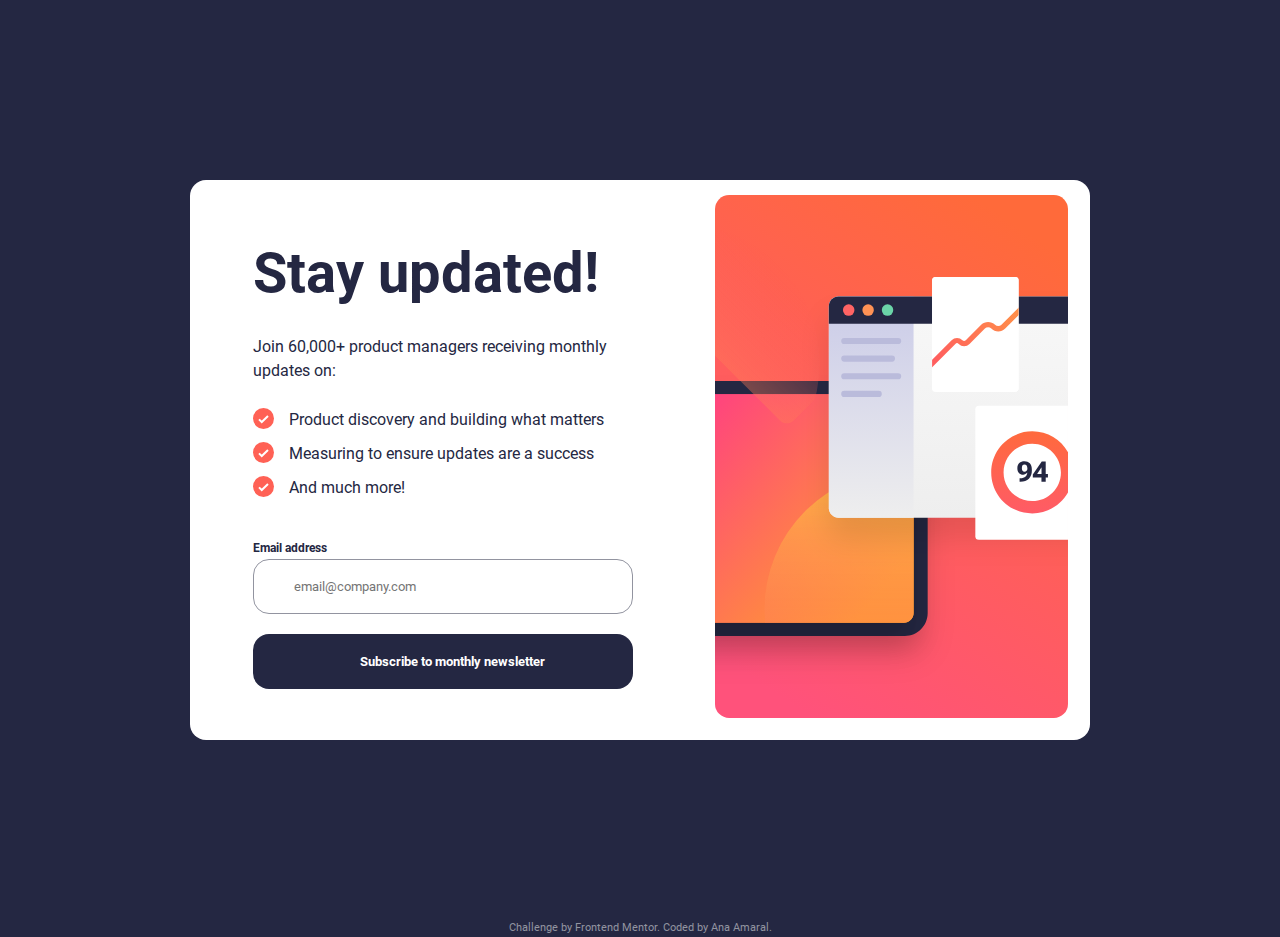
<file: index.html>
<!DOCTYPE html>
<html lang="en">
<head>
  <meta charset="UTF-8">
  <meta name="viewport" content="width=device-width, initial-scale=1.0"> 
  <meta name="author" content="Ana Amaral">
  <link rel="icon" type="image/png" sizes="32x32" href="./assets/images/favicon-32x32.png">
  <title>Frontend Mentor | Newsletter sign-up form with success message</title>

  <link rel="stylesheet" href="css/style.css">
</head>
<body>

  <main class="container">
    <picture>
      <source srcset="assets/images/illustration-sign-up-desktop.svg" media="(min-width:900px)">
      <img class="main-img" src="assets/images/illustration-sign-up-mobile.svg" alt="sign-up mobile">
    </picture>
    <section>
      <h1>Stay updated!</h1>
      <p class="main-text">Join 60,000+ product managers receiving monthly updates on:</p>
      <ul>
        <li>
          <img src="assets/images/icon-list.svg" alt="icon list">
          <p>Product discovery and building what matters</p>
        </li>
        <li>
          <img src="assets/images/icon-list.svg" alt="icon list">
          <p>Measuring to ensure updates are a success</p>
        </li>
        <li>
          <img src="assets/images/icon-list.svg" alt="icon list">
          <p>And much more!</p>
        </li>
      </ul>
      
        <form>
          <label for="email">Email address</label>
          <p class="alert">Valid email required</p>
          <input type="email" name="email" id="email" placeholder="email@company.com">
          <input class="submit" type="submit" value="Subscribe to monthly newsletter">
        </form>
    </section>
  </main>
  
  <div class="attribution">
    Challenge by <a href="https://www.frontendmentor.io?ref=challenge" target="_blank">Frontend Mentor</a>. 
    Coded by <a href="#">Ana Amaral</a>.
  </div>

  <script src="js/script.js"></script>
</body>
</html>
</file>
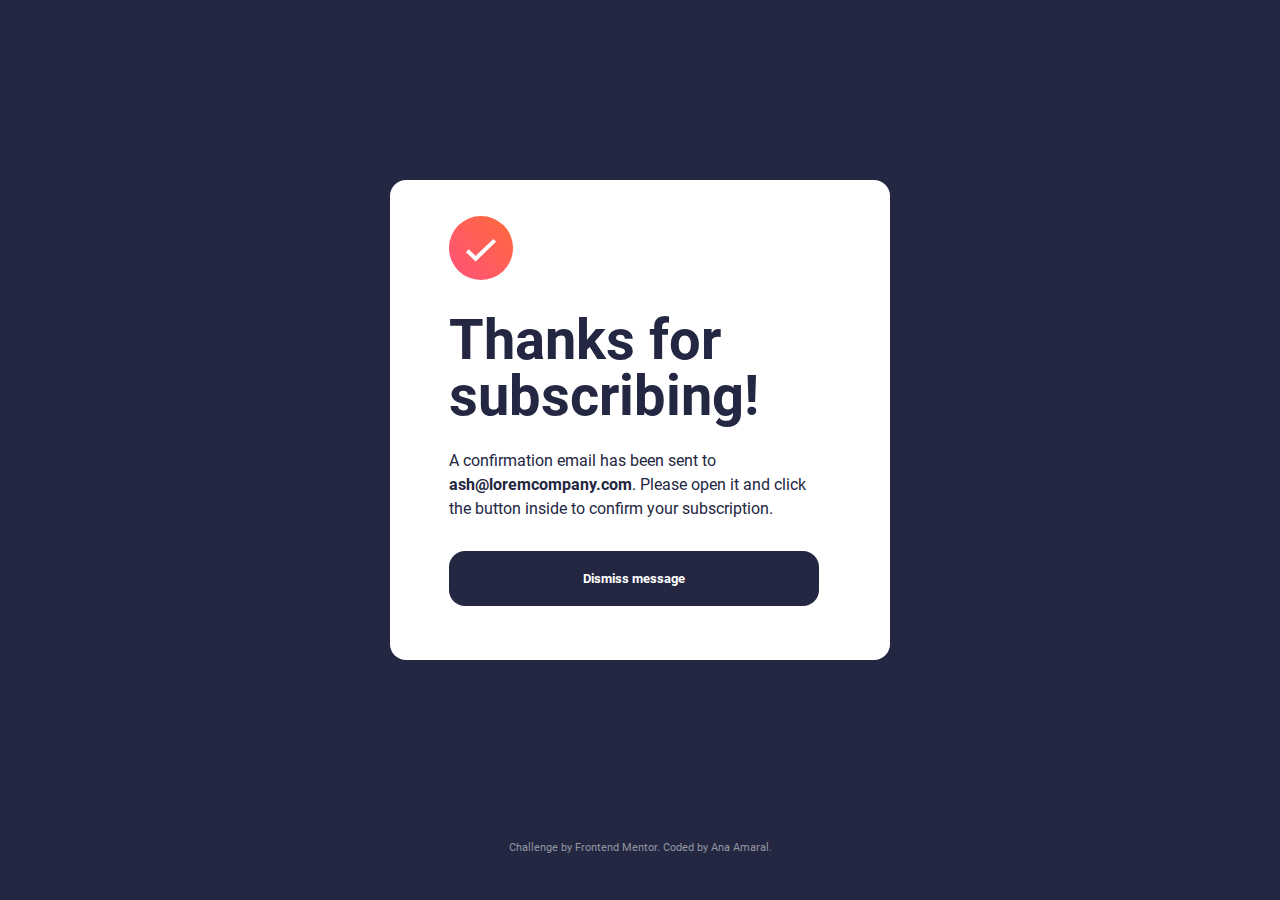
<file: submit.html>
<!DOCTYPE html>
<html lang="en">
<head>
    <meta charset="UTF-8">
    <meta name="viewport" content="width=device-width, initial-scale=1.0">
    <meta name="author" content="Ana Amaral">
    <link rel="icon" type="image/png" sizes="32x32" href="./assets/images/favicon-32x32.png">
    <link rel="stylesheet" href="css/styles.css">
  
    <title>Frontend Mentor | Newsletter sign-up form with success message</title>
</head>
<body>
    <div class="container-feedback">
      <img class="icon" src="assets/images/icon-success.svg" alt="icon sucess">
      <h1 class="thanks">Thanks for subscribing!</h1>
      <p> A confirmation email has been sent to <a href="mailto:ash@loremcompany.com">ash@loremcompany.com</a>. Please open it and click the button inside to confirm your subscription.</p>
      <a href="index.html"><button class="message">Dismiss message</button></a>
    </div>

  
  <div class="attribution">
    Challenge by <a href="https://www.frontendmentor.io?ref=challenge" target="_blank">Frontend Mentor</a>. 
    Coded by <a href="#">Ana Amaral</a>.
  </div>
</body>
</html>
</file>
<file: css/style.css>
*{
    padding: 0;
    margin: 0;
    box-sizing: border-box;
    list-style: none;
    text-decoration: none;
}

@font-face {
    font-family: 'Roboto-Regular';
    src: url('../assets/fonts/Roboto-Regular.ttf');
    font-weight: normal;
    font-style: normal;
}

@font-face {
    font-family: 'Roboto-Bold';
    src: url('../assets/fonts/Roboto-Bold.ttf');
    font-weight: bold;
    font-style: normal;
}

:root{
    --Dark-Slate-Grey: hsl(234, 29%, 20%);
    --Charcoal-Grey: hsl(235, 18%, 26%);
    --Grey: hsl(231, 7%, 60%);
    --White: hsl(0, 0%, 100%);
    --Tomato: hsl(4, 100%, 67%);
}

body{
    font-family: 'Roboto-Regular', sans-serif;
    line-height: 1.5;
    color: var(--Dark-Slate-Grey);
}

h1{
    font-family: 'Roboto-Bold';font-size: 40px;
}
p{font-size: 16px;}

.main-img{
    max-width: 375px;
    width: 100%;
}

button, input, label{ font-family: inherit;}
button{cursor: pointer;}

.container{
    max-width: 350px;
    height: 860px;
    width: 100%;
    margin: auto;
}

section{
    padding: 10px 22px;
    margin: auto;
}
section h1{
    padding: 20px 0;
}

ul{
    padding: 25px 0;
}

li{
    display: flex;
    align-items: flex-start;
    gap: 15px;
    padding-bottom: 10px;
}
label{
    font-size: 12px;
    font-family: 'Roboto-Bold';
}
.alert{
    font-size: 12px;
    color: var(--Tomato);
    font-family: 'Roboto-Bold';
    display: none;
}

input{    
    width: 300px;
    height: 55px;
    padding-left: 20px; 
    border-radius: 16px;
    border: 1px solid var(--Grey);
    display: block;
}
input::placeholder{
    padding-left: 20px; 
    font-family: inherit;
}
input:focus{
    color: var(--Tomato);
    border: none;
    outline: 2px solid var(--Tomato);
}
article{
    display: flex;
    justify-content: space-between;
    padding-bottom: 10px;
}

.submit{
    width: 300px;
    height: 55px;
    border-radius: 16px;
    margin: 20px 0;
    font-family: 'Roboto-Bold';
    background-color: var(--Dark-Slate-Grey);
    color: var(--White);
    border: none;
    transition: all 0.3s ease-in-out;
}
.submit:focus{
    outline: 2px solid var(--Tomato);
}
.submit:hover{
    background: rgb(255, 98, 87);
    background: linear-gradient(90deg, rgb(235 130 144) 0%, rgb(255, 39, 67) 35%, rgb(247 111 59) 100%);
}

.attribution { font-size: 11px; text-align: center; color: var(--Grey);}
.attribution a { color: var(--Grey) }

@media(min-width:900px){
    body{
        background-color: var(--Dark-Slate-Grey);
    }
    .container{
        background-color: var(--White);
        max-width: 900px;
        height: 560px;
        margin: 20vh auto;
        border-radius: 16px;
        display: flex;
        flex-direction: row-reverse;
        align-items: center;
    }
    input,
    .submit{
        width: 380px;
    }
    .main-img{
        padding-right: 22px;
    }
    .alert{
        padding-right: 32px;
    }
    .main-text{
        width: 400px;
    }
    h1{font-size: 56px;}
}
</file>
<file: css/styles.css>
@import url(style.css);

.icon{
    margin-top: 15vh;
}

.thanks{
    line-height: 1;
    padding: 25px 0;
}

.container-feedback{
    max-width: 350px;
    height: 860px;
    width: 100%;
    margin: auto;
}

.container-feedback p a{
    color: inherit;
    font-family: 'Roboto-Bold';
}

.message{
    width: 300px;
    height: 55px;
    border-radius: 16px;
    font-family: 'Roboto-Bold';
    background-color: var(--Dark-Slate-Grey);
    color: var(--White);
    border: none;
    margin-top: 30vh;
    transition: all 0.5s ease-in;
}

.message:hover{
    background: rgb(255, 98, 87);
    background: linear-gradient(90deg, rgb(235 130 144) 0%, rgb(255, 39, 67) 35%, rgb(247 111 59) 100%);
}

@media(min-width:900px){
    body{
        background-color: hsl(234, 29%, 20%);
    }
    .container-feedback{
        margin: 20vh auto;
        padding: 0 59px;
        background-color: #fff;
        max-width: 500px;
        height: 480px;
        border-radius: 16px;
    }
    .icon{
        margin-top: 4vh;
    }
    .thanks{
        font-size: 56px;
    }
    .message{
        margin-top: 30px;
        width: 370px;
    }
}
</file>
